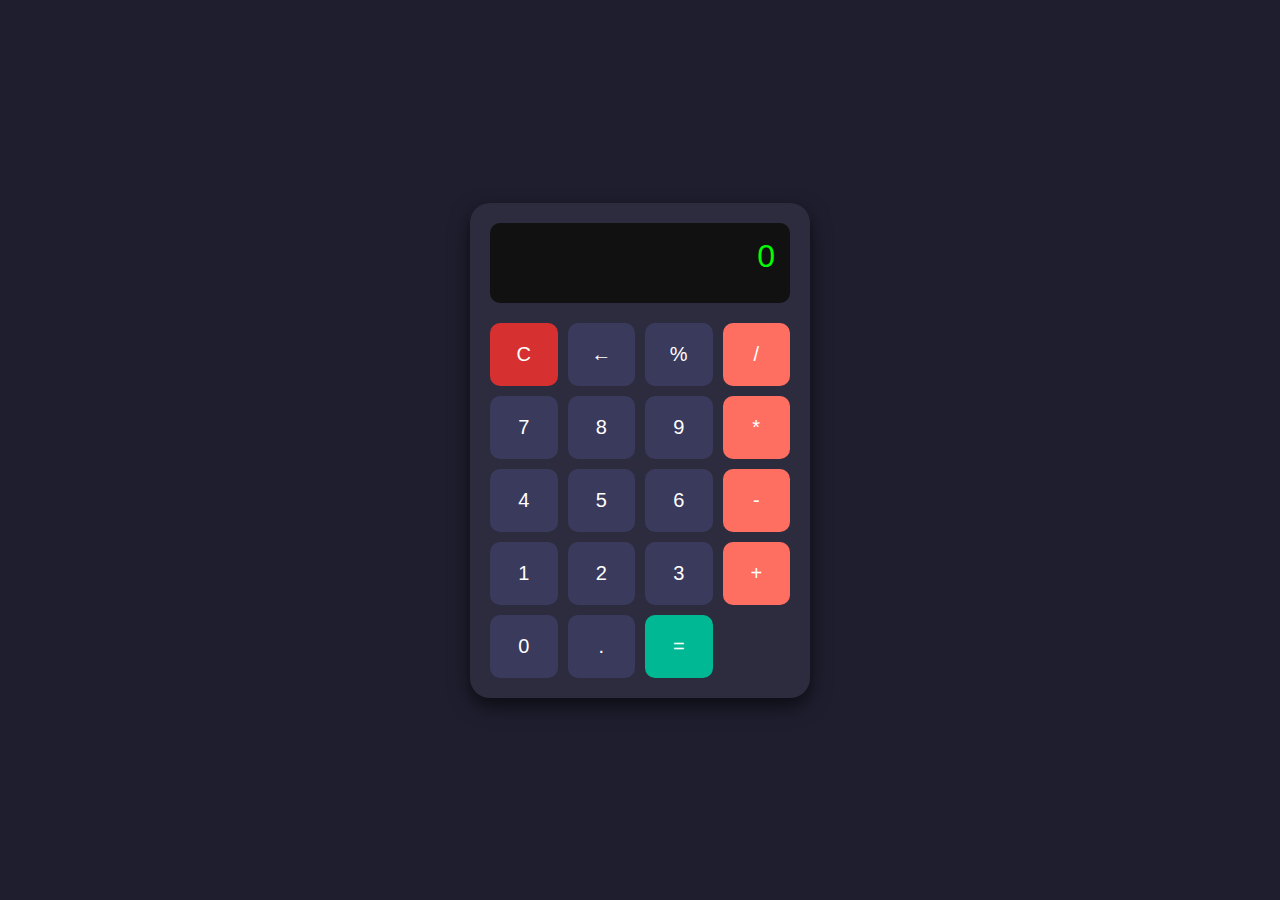
<file: calculator/index.html>
<!DOCTYPE html>
<html lang="en">
  <head>
    <meta charset="UTF-8" />
    <meta name="viewport" content="width=device-width, initial-scale=1.0" />
    <title>Simple Calculator</title>
    <link rel="stylesheet" href="style.css" />
  </head>
  <body>
    <div class="calculator">
      <div class="display" id="display">0</div>
      <div class="buttons">
        <button class="btn clear">C</button>
        <button class="btn">←</button>
        <button class="btn">%</button>
        <button class="btn operator">/</button>

        <button class="btn">7</button>
        <button class="btn">8</button>
        <button class="btn">9</button>
        <button class="btn operator">*</button>

        <button class="btn">4</button>
        <button class="btn">5</button>
        <button class="btn">6</button>
        <button class="btn operator">-</button>

        <button class="btn">1</button>
        <button class="btn">2</button>
        <button class="btn">3</button>
        <button class="btn operator">+</button>

        <button class="btn">0</button>
        <button class="btn">.</button>
        <button class="btn equal">=</button>
      </div>
      <script src="app.js"></script>
    </div>
  </body>
</html>
</file>
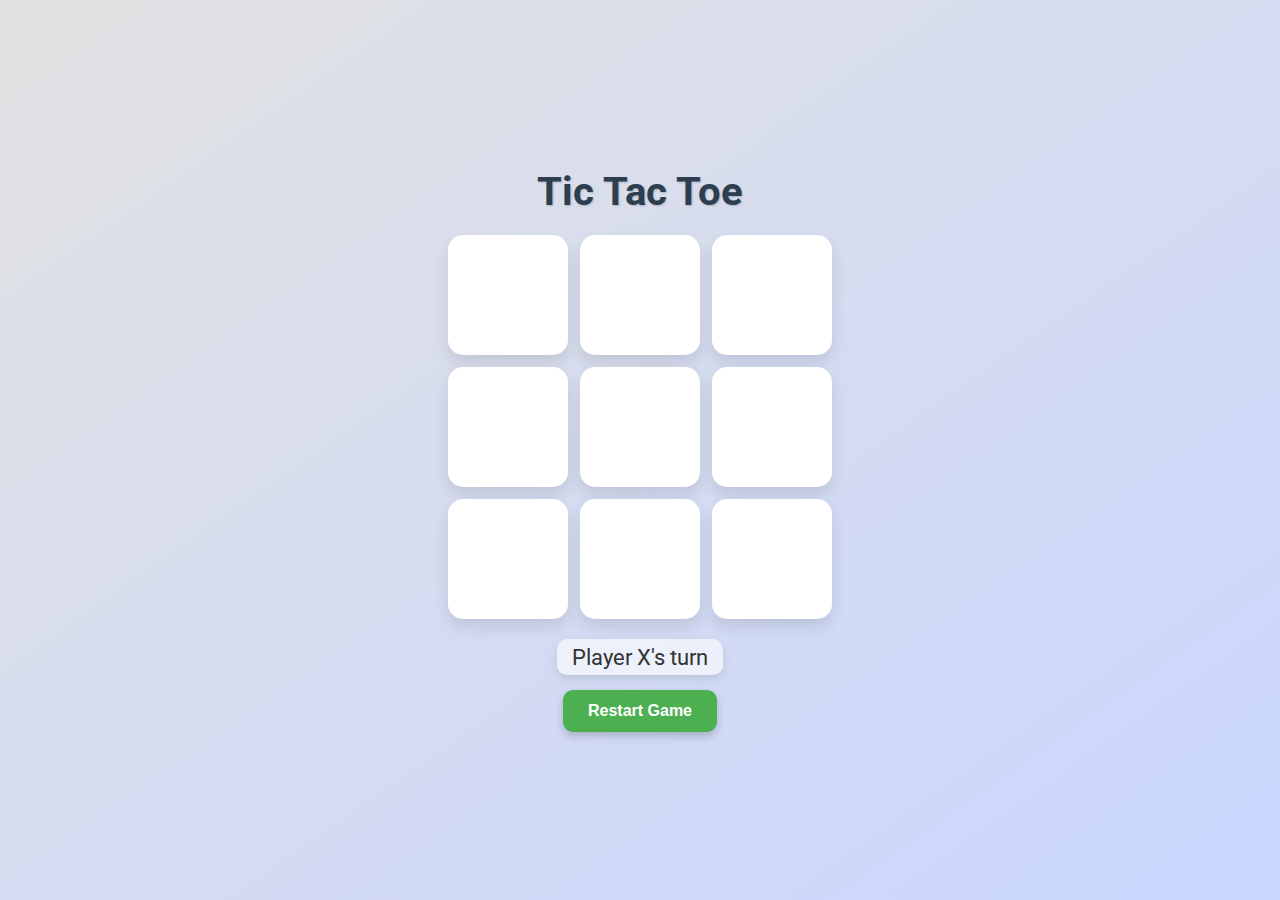
<file: tik tak toe/index.html>
<!DOCTYPE html>
<html lang="en">
  <head>
    <meta charset="UTF-8" />
    <meta name="viewport" content="width=device-width, initial-scale=1.0" />
    <title>Tic Tac Toe</title>
    <link rel="stylesheet" href="style.css" />
  </head>
  <body>
    <h1>Tic Tac Toe</h1>
    <div class="game-board" id="game-board">
      <div class="cell" data-index="0"></div>
      <div class="cell" data-index="1"></div>
      <div class="cell" data-index="2"></div>
      <div class="cell" data-index="3"></div>
      <div class="cell" data-index="4"></div>
      <div class="cell" data-index="5"></div>
      <div class="cell" data-index="6"></div>
      <div class="cell" data-index="7"></div>
      <div class="cell" data-index="8"></div>
    </div>
    <div class="status" id="status">Player X's turn</div>
    <button id="restart-btn">Restart Game</button>

    <script src="script.js"></script>
  </body>
</html>
</file>
<file: calculator/style.css>
body {
  background-color: #1e1e2f;
  display: flex;
  justify-content: center;
  align-items: center;
  height: 100vh;
  margin: 0;
  font-family: "Segoe UI", sans-serif;
}

.calculator {
  background: #2c2c3e;
  padding: 20px;
  border-radius: 20px;
  box-shadow: 0 8px 20px rgba(0, 0, 0, 0.6);
  width: 300px;
}

.display {
  background: #111;
  color: #0f0;
  font-size: 32px;
  padding: 15px;
  text-align: right;
  border-radius: 10px;
  margin-bottom: 20px;
  height: 50px;
  overflow: hidden;
}

.buttons {
  display: grid;
  grid-template-columns: repeat(4, 1fr);
  gap: 10px;
}

.btn {
  padding: 20px;
  font-size: 20px;
  border: none;
  border-radius: 10px;
  background-color: #3a3a5d;
  color: white;
  cursor: pointer;
  transition: 0.2s;
}

.btn:hover {
  background-color: #57577b;
}

.btn.operator {
  background-color: #ff6f61;
}

.btn.operator:hover {
  background-color: #e3584b;
}

.btn.equal {
  background-color: #00b894;
}

.btn.equal:hover {
  background-color: #00a17a;
}

.btn.clear {
  background-color: #d63031;
}

.btn.clear:hover {
  background-color: #c0392b;
}
</file>
<file: tik tak toe/style.css>
@import url("https://fonts.googleapis.com/css2?family=Roboto:wght@400;700&display=swap");

* {
  box-sizing: border-box;
  margin: 0;
  padding: 0;
}

body {
  font-family: "Roboto", sans-serif;
  background: linear-gradient(145deg, #e2e2e2, #c9d6ff);
  display: flex;
  flex-direction: column;
  align-items: center;
  justify-content: center;
  height: 100vh;
}

h1 {
  margin-bottom: 20px;
  color: #2c3e50;
  font-size: 2.5rem;
  text-shadow: 1px 1px 2px rgba(0, 0, 0, 0.2);
}

.game-board {
  display: grid;
  grid-template-columns: repeat(3, 120px);
  gap: 12px;
  margin-bottom: 20px;
}

.cell {
  width: 120px;
  height: 120px;
  background-color: #ffffff;
  border-radius: 15px;
  box-shadow: 0 8px 15px rgba(0, 0, 0, 0.1);
  font-size: 3rem;
  font-weight: bold;
  text-align: center;
  line-height: 120px;
  cursor: pointer;
  transition: all 0.3s ease;
  user-select: none;
}

.cell:hover {
  background-color: #f1f3f5;
  transform: scale(1.05);
}

.cell.X {
  color: #ff4d4f;
  text-shadow: 1px 1px 0 #fff;
}

.cell.O {
  color: #1890ff;
  text-shadow: 1px 1px 0 #fff;
}

.status {
  font-size: 1.4rem;
  margin-bottom: 15px;
  color: #333;
  padding: 5px 15px;
  border-radius: 10px;
  background-color: rgba(255, 255, 255, 0.6);
  box-shadow: 0 4px 10px rgba(0, 0, 0, 0.1);
}

#restart-btn {
  padding: 12px 25px;
  background-color: #4caf50;
  color: white;
  font-size: 1rem;
  font-weight: bold;
  border: none;
  border-radius: 10px;
  cursor: pointer;
  box-shadow: 0 4px 8px rgba(0, 0, 0, 0.2);
  transition: background-color 0.3s ease;
}

#restart-btn:hover {
  background-color: #388e3c;
}
</file>
